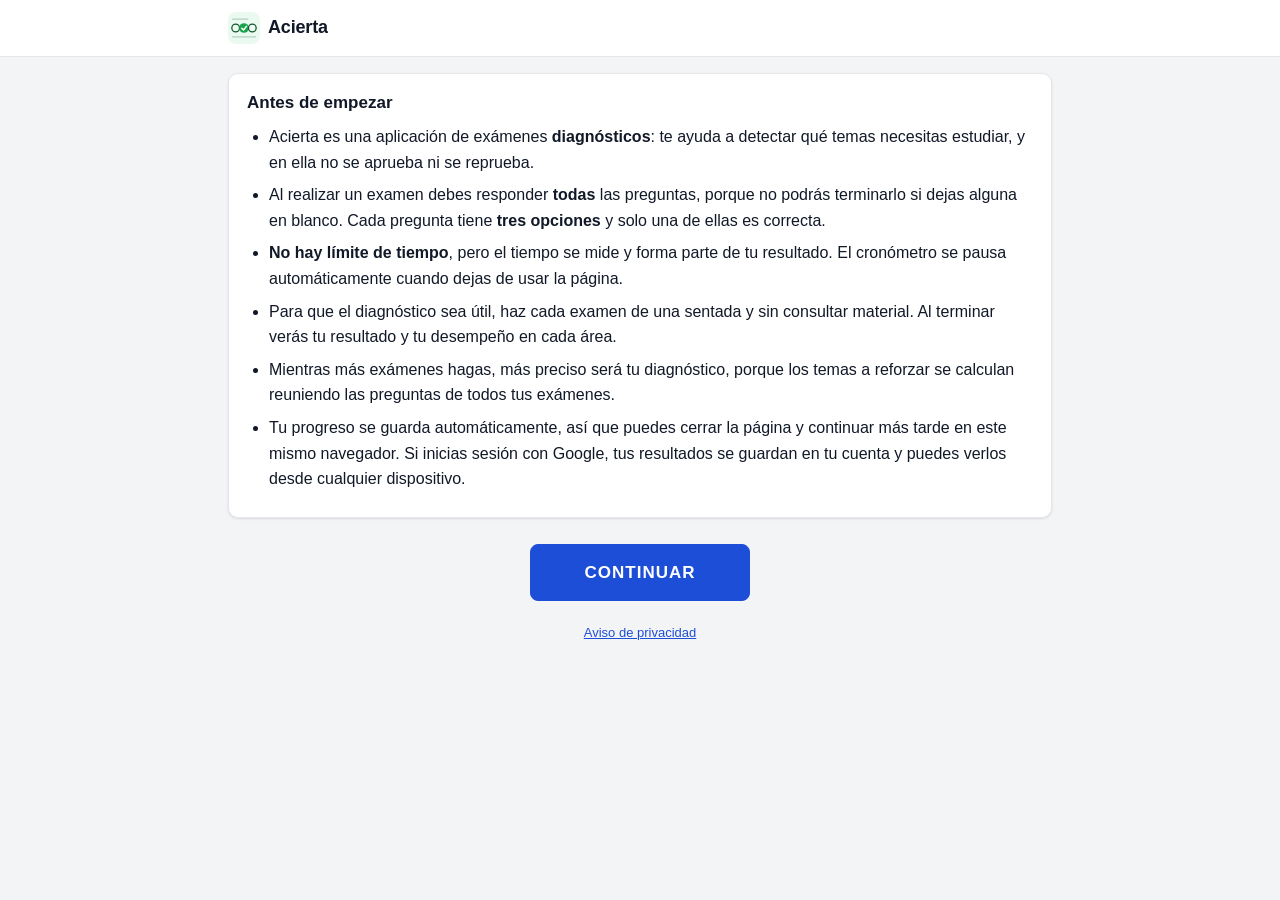
<file: web/index.html>
<!DOCTYPE html>
<html lang="es">
<head>
<meta charset="utf-8">
<meta name="viewport" content="width=device-width, initial-scale=1, viewport-fit=cover">
<meta name="theme-color" content="#1d4ed8">
<meta name="apple-mobile-web-app-capable" content="yes">
<meta name="mobile-web-app-capable" content="yes">
<meta name="apple-mobile-web-app-title" content="Acierta">
<meta name="apple-mobile-web-app-status-bar-style" content="default">
<link rel="manifest" href="manifest.webmanifest">
<link rel="icon" href="icons/icon.svg" type="image/svg+xml">
<link rel="apple-touch-icon" href="icons/apple-touch-icon.png">
<title>Acierta · Exámenes diagnósticos</title>
<link rel="stylesheet" href="styles.css?v=__BUILD__">
</head>
<body>
<!-- Misma barra que el panel; aquí con el ícono y el nombre de la app. -->
<header class="appbar">
  <div class="appbar-inner">
    <img class="appbar-logo" src="icons/icon.svg" alt="" width="32" height="32">
    <h1 class="appbar-title">Acierta</h1>
  </div>
</header>

<div class="wrap">
  <section class="card instructions">
    <h2>Antes de empezar</h2>
    <ul>
      <li>Acierta es una aplicación de exámenes <strong>diagnósticos</strong>: te ayuda a
          detectar qué temas necesitas estudiar, y en ella no se aprueba ni se reprueba.</li>
      <li>Al realizar un examen debes responder <strong>todas</strong> las preguntas, porque
          no podrás terminarlo si dejas alguna en blanco. Cada pregunta tiene
          <strong>tres opciones</strong> y solo una de ellas es correcta.</li>
      <li><strong>No hay límite de tiempo</strong>, pero el tiempo se mide y forma parte de
          tu resultado. El cronómetro se pausa automáticamente cuando dejas de usar la
          página.</li>
      <li>Para que el diagnóstico sea útil, haz cada examen de una sentada y sin consultar
          material. Al terminar verás tu resultado y tu desempeño en cada área.</li>
      <li>Mientras más exámenes hagas, más preciso será tu diagnóstico, porque los temas a
          reforzar se calculan reuniendo las preguntas de todos tus exámenes.</li>
      <li>Tu progreso se guarda automáticamente, así que puedes cerrar la página y continuar
          más tarde en este mismo navegador. Si inicias sesión con Google, tus resultados se
          guardan en tu cuenta y puedes verlos desde cualquier dispositivo.</li>
    </ul>
  </section>

  <div class="cta">
    <a class="btn primary big" href="panel.html" id="btn-continuar">CONTINUAR</a>
  </div>

  <p class="small muted center-text"><a href="privacidad.html">Aviso de privacidad</a></p>
</div>

<script type="module">
  // Carga anticipada: mientras se leen las instrucciones se trae el catálogo y el
  // historial. El historial queda en caché y el panel lo pinta al instante. El inicio de
  // sesión (y su renovación) está en el panel: aquí no se muestra nada de Google.
  import * as Storage from "./js/data/storage.js?v=__BUILD__";
  fetch("data/exams.json", { cache: "no-cache" }).catch(() => {});
  Storage.init();
</script>
</body>
</html>
</file>
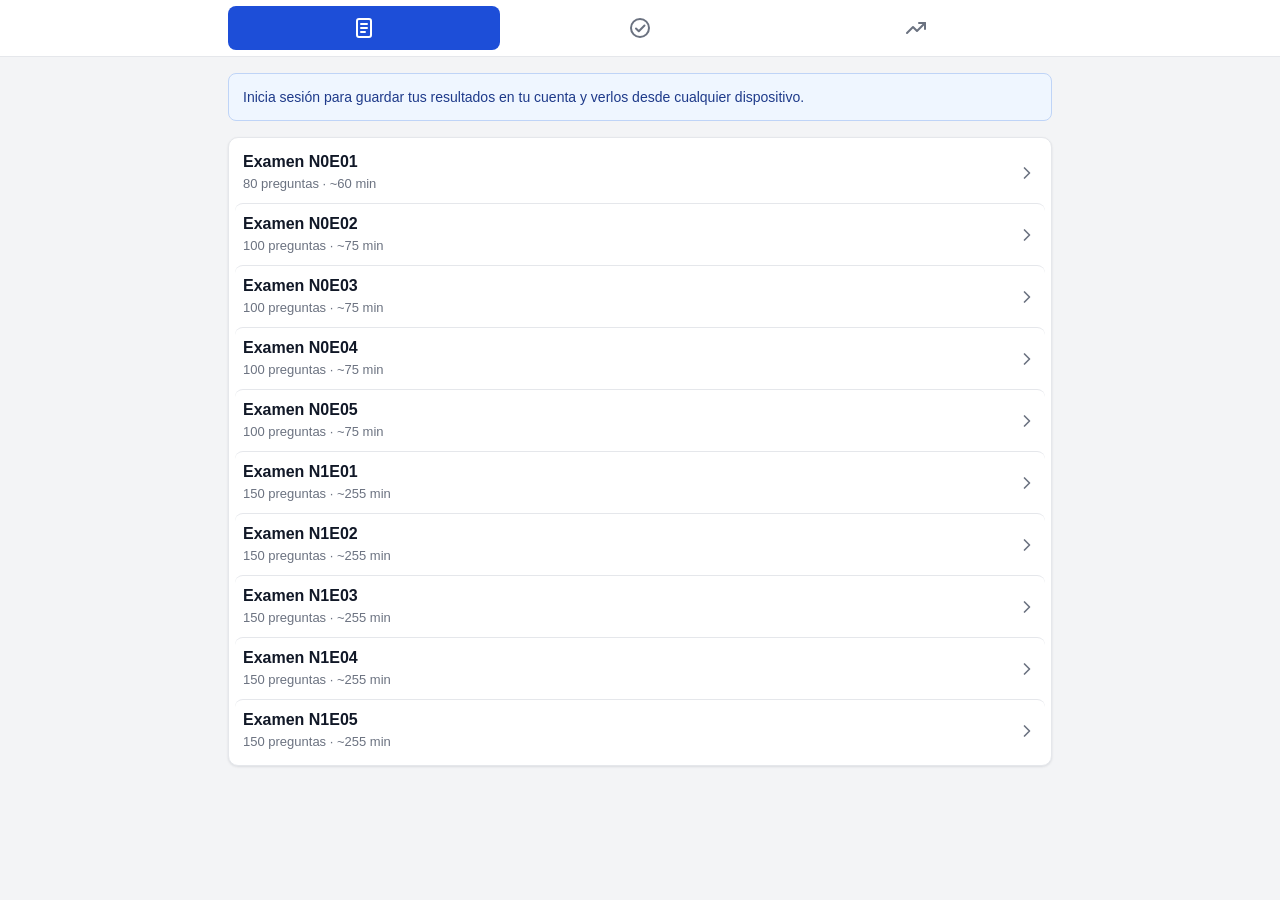
<file: web/panel.html>
<!DOCTYPE html>
<html lang="es">
<head>
<meta charset="utf-8">
<meta name="viewport" content="width=device-width, initial-scale=1, viewport-fit=cover">
<meta name="theme-color" content="#1d4ed8">
<meta name="apple-mobile-web-app-capable" content="yes">
<meta name="mobile-web-app-capable" content="yes">
<meta name="apple-mobile-web-app-title" content="Acierta">
<meta name="apple-mobile-web-app-status-bar-style" content="default">
<link rel="manifest" href="manifest.webmanifest">
<link rel="icon" href="icons/icon.svg" type="image/svg+xml">
<link rel="apple-touch-icon" href="icons/apple-touch-icon.png">
<title>Mis exámenes · Acierta</title>
<link rel="stylesheet" href="styles.css?v=__BUILD__">
</head>
<body class="app is-loading">
<!-- ======================================================== barras fijas -->
<!-- Misma barra en todas las pantallas: pestañas en el panel; ← y título en las demás. -->
<header class="appbar" id="tabbar">
  <div class="appbar-inner">
    <nav class="tabs" role="tablist" aria-label="Secciones">
      <a role="tab" id="tab-examenes" href="#examenes" aria-controls="panel-examenes" aria-selected="true" title="Exámenes">
        <svg class="ic" viewBox="0 0 24 24" aria-hidden="true"><rect x="5" y="3" width="14" height="18" rx="2"/><path d="M9 8h6M9 12h6M9 16h4"/></svg>
        <span class="sr-only">Exámenes</span>
      </a>
      <a role="tab" id="tab-completados" href="#completados" aria-controls="panel-completados" aria-selected="false" title="Completados">
        <svg class="ic" viewBox="0 0 24 24" aria-hidden="true"><circle cx="12" cy="12" r="9"/><path d="m8 12.5 2.8 2.8L16.5 9.5"/></svg>
        <span class="sr-only">Completados</span>
      </a>
      <a role="tab" id="tab-progreso" href="#progreso" aria-controls="panel-progreso" aria-selected="false" title="Mi progreso">
        <svg class="ic" viewBox="0 0 24 24" aria-hidden="true"><path d="M3 17l6-6 4 4 8-8"/><path d="M15 7h6v6"/></svg>
        <span class="sr-only">Mi progreso</span>
      </a>
    </nav>
  </div>
</header>

<header class="appbar hidden" id="topbar">
  <div class="appbar-inner">
    <button type="button" class="icon-btn ghost" id="topbar-back" data-goto="examenes"
            aria-label="Volver a mis exámenes" title="Volver a mis exámenes">
      <svg class="ic" viewBox="0 0 24 24" aria-hidden="true"><path d="M19 12H5M12 19l-7-7 7-7"/></svg>
    </button>
    <h1 class="appbar-title" id="topbar-title"></h1>
    <button type="button" class="icon-btn ghost" id="topbar-restart"
            aria-label="Comenzar de nuevo" title="Comenzar de nuevo">
      <svg class="ic" viewBox="0 0 24 24" aria-hidden="true"><path d="M3.5 12a8.5 8.5 0 1 0 2.6-6.1L3.5 8.5"/><path d="M3.5 3.5v5h5"/></svg>
    </button>
    <span class="progress-text" id="progress-text">0/0</span>
    <span class="timer" id="timer" aria-live="off" aria-label="Tiempo transcurrido">00:00</span>
  </div>
  <div class="progress-bar" id="progress-bar" role="progressbar"
       aria-label="Preguntas respondidas" aria-valuemin="0" aria-valuenow="0" aria-valuemax="0">
    <div id="progress-fill"></div>
  </div>
</header>

<div class="wrap">

<!-- =============================================================== PANEL -->
<div id="screen-panel">
  <h1 class="sr-only">Acierta</h1>

  <div class="loading" id="panel-loading" role="status" aria-live="polite">
    <span class="spinner" aria-hidden="true"></span>
    <span>Cargando tus exámenes…</span>
  </div>

  <p class="sync hidden" id="sync" role="status" aria-live="polite">
    <span class="spinner small" aria-hidden="true"></span> Actualizando tu historial…
  </p>

  <!-- Sin sesión: aviso con el botón de Google. Con sesión desaparece y la cuenta va al pie. -->
  <div class="alert hidden" id="account-note" role="status">
    <p id="account-note-text"></p>
    <div id="signin"></div>
  </div>

  <div class="alert warn hidden" id="storage-warning" role="alert">
    No se pudo guardar el progreso en este navegador. Puedes hacer el examen, pero si
    cierras la página se perderá.
  </div>

  <section id="panel-examenes" role="tabpanel" aria-labelledby="tab-examenes">
    <div id="exam-list" class="list"></div>
  </section>

  <section id="panel-completados" role="tabpanel" aria-labelledby="tab-completados" class="hidden">
    <div id="done-list" class="list"></div>
  </section>

  <section id="panel-progreso" role="tabpanel" aria-labelledby="tab-progreso" class="hidden">
  <!-- ========================================================= sin datos -->
  <div id="empty" class="card hidden">
    <h2>Aún no hay intentos registrados</h2>
    <p>Cuando termines tu primer examen, aquí verás tu evolución y los temas donde conviene
       poner más atención.</p>
    <p class="small muted" id="empty-note"></p>
    <p><a class="btn primary" href="#examenes" data-goto="examenes">Hacer un examen</a></p>
  </div>

  <!-- ========================================================= contenido -->
  <div id="content" class="hidden">

    <section class="card">
      <div class="kpis scores" id="scores"></div>
      <h2>Tu avance <span class="sub">· % de aciertos por fecha</span></h2>
      <div id="chart-evolution"></div>
    </section>

    <section class="card">
      <div class="kpis" id="kpis"></div>
    </section>

    <section class="card">
      <h2>Rendimiento por área</h2>
      <div id="chart-areas"></div>
    </section>

    <a class="card nav-card" href="#reporte">
      <span>
        <strong>Reporte detallado</strong>
        <span class="small muted">Temas a reforzar y evolución por examen</span>
      </span>
      <svg class="ic" viewBox="0 0 24 24" aria-hidden="true"><path d="M9 6l6 6-6 6"/></svg>
    </a>
  </div>

  </section>
</div>

<!-- ============================================================== EXAMEN -->
<div id="screen-examen" class="hidden">
  <div class="alert hidden" id="exam-alert" role="alert" aria-live="assertive"></div>

  <div id="questions"></div>

  <!-- Solo una línea separa el final del examen del botón. -->
  <div class="finish-bar" id="finish-card">
    <button class="primary" id="btn-terminar">Terminar examen</button>
  </div>
</div>

<!-- ============================================================= REPORTE -->
<div id="screen-reporte" class="hidden">
  <div id="report-empty" class="card hidden">
    <p>Aún no hay intentos registrados.</p>
  </div>
  <div id="report">
    <div class="card filters">
      <label>Examen
        <select id="f-exam" aria-label="Filtrar por examen"></select>
      </label>
      <label>Área
        <select id="f-area" aria-label="Filtrar por área"></select>
      </label>
      <label class="switch">
        <input type="checkbox" id="f-repeats">
        Incluir repeticiones
      </label>
    </div>

    <div class="alert warn hidden" id="repeat-warning">
      Incluyendo repeticiones. Los intentos repetidos del mismo examen pueden reflejar
      memorización además de aprendizaje.
    </div>

    <section class="card">
      <h2>Temas a reforzar</h2>
      <p class="small muted">
        Los temas se agregan <strong>cruzando los exámenes</strong>: es la única forma de
        reunir muestra suficiente. La columna <em>Confianza</em> indica cuánto te puedes fiar
        del porcentaje según el número de preguntas vistas.
      </p>

      <div id="recommend"></div>

      <div class="tbl-scroll">
        <table>
          <thead>
            <tr>
              <th>Tema</th><th>Área</th><th>Aciertos</th><th>%</th>
              <th class="opt-col">Observaciones</th><th class="opt-col">Tendencia</th><th>Confianza</th>
            </tr>
          </thead>
          <tbody id="topics-body"></tbody>
        </table>
      </div>

      <details style="margin-top:16px">
        <summary>Temas con muestra insuficiente (<span id="topics-low-count">0</span>)</summary>
        <p class="small muted">
          Menos de 3 preguntas vistas. Un fallo aquí puede ser un descuido; no se usan para
          recomendar estudio.
        </p>
        <div class="tbl-scroll">
          <table>
            <thead><tr><th>Tema</th><th>Área</th><th>Aciertos</th><th>%</th></tr></thead>
            <tbody id="topics-low"></tbody>
          </table>
        </div>
      </details>
    </section>

    <section class="card">
      <h2>Evolución por examen</h2>
      <div class="legend" id="evolution-legend"></div>
      <div id="chart-exams"></div>
    </section>

    <section class="card">
      <h2>Exámenes hechos</h2>
      <p class="small muted" id="exam-breakdown"></p>
    </section>

  </div>
</div>

<!-- ========================================================== RESULTADOS -->
<div id="screen-resultados" class="hidden">
  <section class="card result-head" id="result-head"></section>

  <section class="card">
    <h2>Resultado por área</h2>
    <div id="area-results"></div>
  </section>

  <section class="card">
    <div class="card-head">
      <h2>Cadena de respuestas</h2>
      <button type="button" class="icon-btn ghost" id="btn-copy-answers" aria-label="Copiar cadena" title="Copiar cadena">
        <svg class="ic" viewBox="0 0 24 24" aria-hidden="true"><rect x="8" y="8" width="13" height="13" rx="2"/><path d="M16 8V5a2 2 0 0 0-2-2H5a2 2 0 0 0-2 2v9a2 2 0 0 0 2 2h3"/></svg>
      </button>
    </div>
    <div class="answer-string" id="answer-string"></div>
  </section>
</div>

</div>

<!-- Pie del panel: espejo de la barra fija, al final de la página y solo con la línea. -->
<footer class="appfooter" id="appfooter">
  <div class="appfooter-inner">
    <div class="account" id="account"></div>
  </div>
</footer>

<!-- Confirmación propia (no confirm() del navegador), con el estilo de la app. -->
<dialog class="dialog" id="confirm-dialog" aria-labelledby="confirm-title" aria-describedby="confirm-text">
  <form method="dialog">
    <h2 id="confirm-title"></h2>
    <p id="confirm-text"></p>
    <div class="dialog-actions">
      <button value="cancel">Cancelar</button>
      <button value="ok" class="primary" id="confirm-ok"></button>
    </div>
  </form>
</dialog>

<div class="busy hidden" id="busy" role="status" aria-live="assertive" aria-busy="false">
  <div class="busy-box">
    <span class="spinner" aria-hidden="true"></span>
    <span id="busy-text">Cargando…</span>
  </div>
</div>

<script>
  // Rescate: si un script no llega (red inestable) o la carga se alarga demasiado, se
  // ofrece reintentar en lugar de dejar «Cargando…» para siempre.
  (function () {
    function offerRetry(msg) {
      var box = document.getElementById("panel-loading");
      if (!box || !document.body.classList.contains("is-loading")) return;
      box.innerHTML = '<div class="retry"><p>' + msg + '</p>' +
        '<button class="primary" type="button" onclick="location.reload()">Reintentar</button></div>';
    }
    document.addEventListener("error", function (ev) {
      if (ev.target && ev.target.tagName === "SCRIPT") offerRetry("No se pudo cargar la aplicación. Revisa tu conexión e inténtalo de nuevo.");
    }, true);
    setTimeout(function () {
      offerRetry("La carga está tardando más de lo normal.");
    }, 20000);
  })();
</script>
<!-- Módulos ES: main.js importa el resto. Todo import lleva ?v=__BUILD__ (D-15). -->
<script type="module" src="js/main.js?v=__BUILD__"></script>
</body>
</html>
</file>
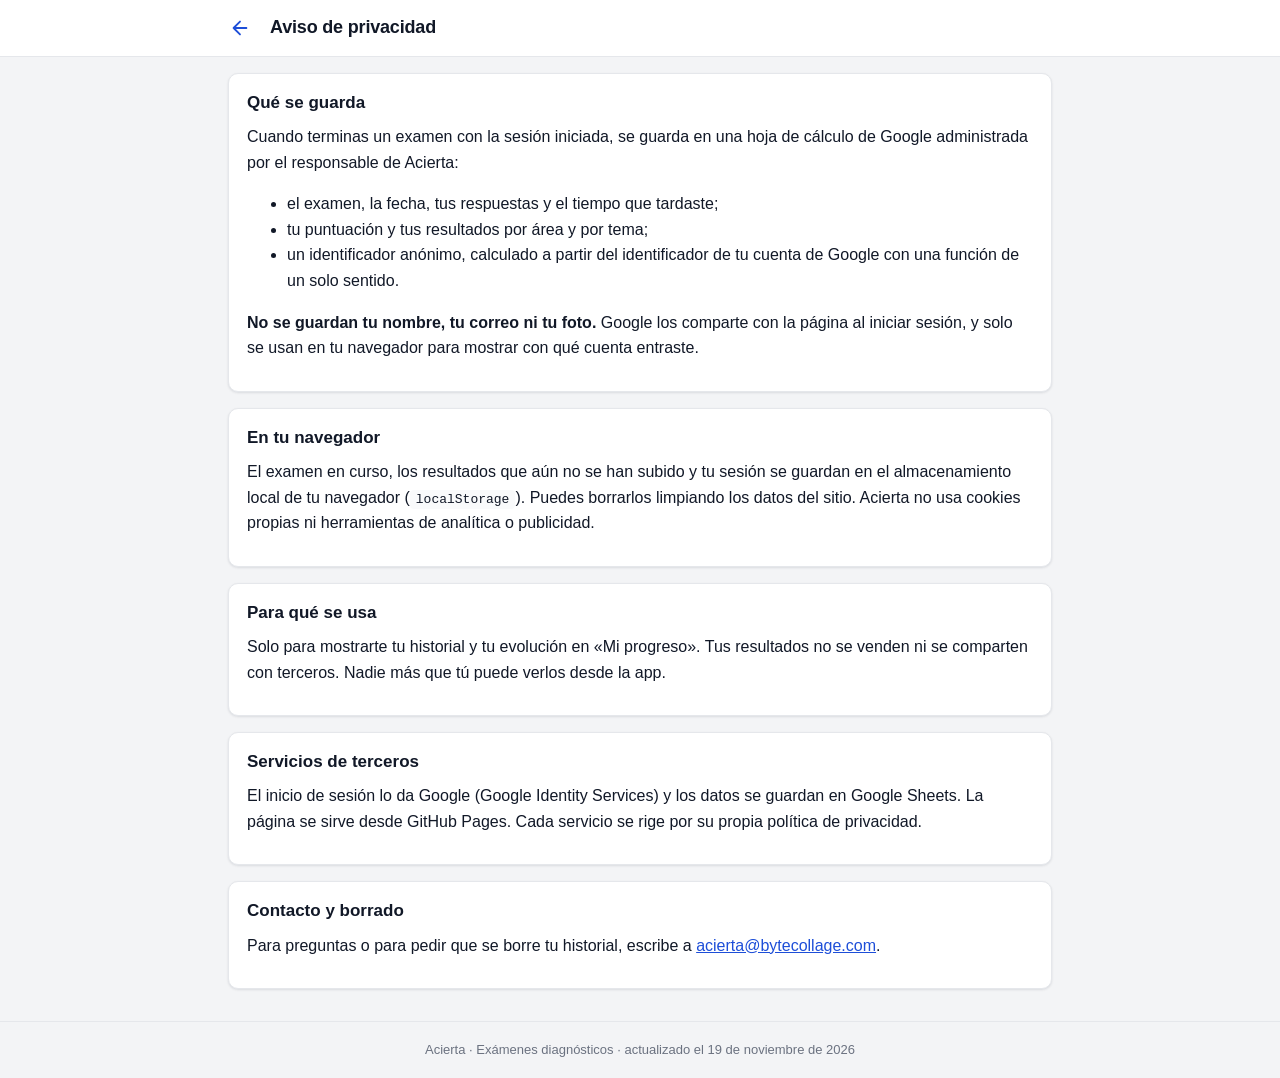
<file: web/privacidad.html>
<!DOCTYPE html>
<html lang="es">
<head>
<meta charset="utf-8">
<meta name="viewport" content="width=device-width, initial-scale=1, viewport-fit=cover">
<title>Privacidad · Acierta</title>
<link rel="stylesheet" href="styles.css?v=__BUILD__">
</head>
<body class="app" data-screen="privacidad">
<!-- Misma barra que el resto de la app: ← vuelve a la bienvenida. -->
<header class="appbar">
  <div class="appbar-inner">
    <a class="btn icon-btn ghost" href="index.html" aria-label="Volver a Acierta" title="Volver a Acierta">
      <svg class="ic" viewBox="0 0 24 24" aria-hidden="true"><path d="M19 12H5M12 19l-7-7 7-7"/></svg>
    </a>
    <h1 class="appbar-title">Aviso de privacidad</h1>
  </div>
</header>

<div class="wrap">

  <section class="card">
    <h2>Qué se guarda</h2>
    <p>Cuando terminas un examen con la sesión iniciada, se guarda en una hoja de cálculo de
       Google administrada por el responsable de Acierta:</p>
    <ul>
      <li>el examen, la fecha, tus respuestas y el tiempo que tardaste;</li>
      <li>tu puntuación y tus resultados por área y por tema;</li>
      <li>un identificador anónimo, calculado a partir del identificador de tu cuenta de
          Google con una función de un solo sentido.</li>
    </ul>
    <p><strong>No se guardan tu nombre, tu correo ni tu foto.</strong> Google los comparte con
       la página al iniciar sesión, y solo se usan en tu navegador para mostrar con qué
       cuenta entraste.</p>
  </section>

  <section class="card">
    <h2>En tu navegador</h2>
    <p>El examen en curso, los resultados que aún no se han subido y tu sesión se guardan en
       el almacenamiento local de tu navegador (<code>localStorage</code>). Puedes borrarlos
       limpiando los datos del sitio. Acierta no usa cookies propias ni herramientas de
       analítica o publicidad.</p>
  </section>

  <section class="card">
    <h2>Para qué se usa</h2>
    <p>Solo para mostrarte tu historial y tu evolución en «Mi progreso». Tus resultados no
       se venden ni se comparten con terceros. Nadie más que tú puede verlos desde la app.</p>
  </section>

  <section class="card">
    <h2>Servicios de terceros</h2>
    <p>El inicio de sesión lo da Google (Google Identity Services) y los datos se guardan en
       Google Sheets. La página se sirve desde GitHub Pages. Cada servicio se rige por su
       propia política de privacidad.</p>
  </section>

  <section class="card">
    <h2>Contacto y borrado</h2>
    <p>Para preguntas o para pedir que se borre tu historial, escribe a
       <a href="mailto:acierta@bytecollage.com">acierta@bytecollage.com</a>.</p>
  </section>
</div>

<!-- Pie: misma línea que el panel. -->
<footer class="appfooter">
  <div class="appfooter-inner">
    <p class="appfooter-note">Acierta · Exámenes diagnósticos · actualizado el 19 de noviembre de 2026</p>
  </div>
</footer>
</body>
</html>
</file>
<file: web/styles.css>
:root {
  --bg: #f3f4f6;
  --surface: #ffffff;
  --surface-2: #f9fafb;
  --ink: #111827;
  --muted: #6b7280;
  --line: #e5e7eb;
  --accent: #1d4ed8;
  --accent-soft: #eff6ff;
  --ok-bg: #e7f6ec;
  --ok-line: #95d5ab;
  --ok-ink: #12622f;
  --bad-bg: #fdeceb;
  --bad-line: #f0a9a4;
  --bad-ink: #9b1c16;
  --warn-bg: #fff8e6;
  --warn-line: #e6c34d;
  --warn-ink: #6b4a08;
  --radius: 10px;      /* tarjetas y bloques */
  --radius-sm: 8px;    /* controles y elementos dentro de una tarjeta */
  /* Escala tipográfica: no usar otros tamaños. */
  --fs-xs: 12px;       /* etiquetas en mayúsculas, chips, ejes */
  --fs-sm: 13px;       /* datos secundarios, leyendas */
  --fs-md: 14px;       /* tablas, barras, avisos, cuenta */
  --fs-title: 17px;    /* títulos de tarjeta y de sección */
  --fs-bar: 18px;      /* título de la barra fija */
  --fs-stat: 26px;     /* cifras de las tarjetas de datos */
  --gap: 16px;         /* separación entre tarjetas */
  --pad: 18px;         /* relleno de tarjeta */
  --shadow: 0 1px 3px rgba(17, 24, 39, .07), 0 1px 2px rgba(17, 24, 39, .04);
  --focus: 0 0 0 3px rgba(29, 78, 216, .35);
  --gutter: 18px;      /* margen lateral común a barras y contenido */
  --appbar-h: 56px;    /* alto de la barra fija, igual en todas las pantallas */
}

* { box-sizing: border-box; }

html { scroll-behavior: smooth; }
@media (prefers-reduced-motion: reduce) {
  html { scroll-behavior: auto; }
  *, *::before, *::after { animation-duration: .01ms !important; transition-duration: .01ms !important; }
}

html { -webkit-text-size-adjust: 100%; text-size-adjust: 100%; }

body {
  margin: 0;
  -webkit-tap-highlight-color: rgba(29, 78, 216, .12);
  background: var(--bg);
  color: var(--ink);
  font: 16px/1.6 -apple-system, BlinkMacSystemFont, "Segoe UI", Roboto, Helvetica, Arial, sans-serif;
  -webkit-font-smoothing: antialiased;
}

.wrap {
  max-width: 860px; margin: 0 auto; overflow-x: clip;
  padding: 16px max(var(--gutter), env(safe-area-inset-right)) calc(80px + env(safe-area-inset-bottom)) max(var(--gutter), env(safe-area-inset-left));
}
.wrap.wide { max-width: 1060px; }

:focus-visible { outline: none; box-shadow: var(--focus); border-radius: 4px; }

h1 { font-size: 26px; margin: 0 0 6px; letter-spacing: -.01em; }
h2 { font-size: var(--fs-title); line-height: 1.3; margin: 0 0 10px; }
h2 .sub { font-size: var(--fs-sm); font-weight: 400; color: var(--muted); }
h3 { font-size: 16px; margin: 0 0 8px; }
p { margin: 0 0 12px; }
a { color: var(--accent); }


.card {
  background: var(--surface);
  border: 1px solid var(--line);
  border-radius: var(--radius);
  box-shadow: var(--shadow);
  padding: var(--pad);
  margin-bottom: var(--gap);
}

.muted { color: var(--muted); }
.sr-only { position: absolute; width: 1px; height: 1px; padding: 0; margin: -1px; overflow: hidden;
           clip: rect(0 0 0 0); white-space: nowrap; border: 0; }
p, li, td, legend, h1, h2, h3 { overflow-wrap: break-word; }
.small { font-size: var(--fs-sm); }
.hidden { display: none !important; }

/* ---------------------------------------------------------------- botones */
button, .btn {
  font: inherit;
  font-weight: 600;
  border-radius: var(--radius-sm);
  border: 1px solid var(--line);
  background: var(--surface);
  color: var(--ink);
  padding: 10px 18px;
  cursor: pointer;
  min-height: 44px;
  text-decoration: none;
  touch-action: manipulation;
  display: inline-flex;
  align-items: center;
  justify-content: center;
  gap: 8px;
}
button:hover, .btn:hover { background: var(--surface-2); }
button.primary, .btn.primary { background: var(--accent); border-color: var(--accent); color: #fff; }
button.primary:hover, .btn.primary:hover { background: #1a44b8; }
button:disabled, .btn.disabled { opacity: .5; cursor: not-allowed; pointer-events: none; }
.btn-row { display: flex; gap: 10px; flex-wrap: wrap; }

.ic { width: 22px; height: 22px; flex: none; fill: none; stroke: currentColor; stroke-width: 2;
      stroke-linecap: round; stroke-linejoin: round; }
.icon-btn { width: 44px; height: 44px; min-height: 44px; padding: 0; border-radius: 99px; flex: none; }
.icon-btn.primary .ic path[fill] { stroke: none; }
.icon-btn.ghost { border-color: transparent; background: none; color: var(--accent); }
.icon-btn.ghost:hover { background: var(--accent-soft); }

/* ------------------------------------------------------------ instrucciones */
.instructions ul { margin: 0; padding-left: 22px; }
.instructions li { margin-bottom: 7px; }

/* --------------------------------------------------------- lista de examenes */
.list { background: var(--surface); border: 1px solid var(--line); border-radius: var(--radius);
        box-shadow: var(--shadow); padding: 4px 6px; }
.exam-row { display: flex; align-items: center; gap: 10px; padding: 10px 8px; border-radius: var(--radius-sm); }
.exam-row + .exam-row { border-top: 1px solid var(--line); }
/* La fila entera es el enlace: sin botones, con un chevron que indica que se abre. */
a.exam-row { color: inherit; text-decoration: none; cursor: pointer; touch-action: manipulation; }
a.exam-row:hover { background: var(--surface-2); }
a.exam-row.is-active:hover { background: #e3edfd; }
.row-chevron { color: var(--muted); width: 20px; height: 20px; }
.exam-row.is-active { background: var(--accent-soft); border: 1px solid #bfd4f7; margin: 4px 0; }
.exam-row.is-active + .exam-row { border-top-color: transparent; }
.exam-info { flex: 1; min-width: 0; }
.exam-row h3 { font-size: 16px; margin: 0; line-height: 1.3; }
.row-sep { color: var(--muted); font-weight: 400; }
.row-pct { font-variant-numeric: tabular-nums; }
.exam-meta { color: var(--muted); font-size: var(--fs-sm); line-height: 1.4; margin-top: 2px; }
.exam-actions { display: flex; gap: 6px; flex: none; }
.mini-bar { height: 4px; background: #d6e2fa; border-radius: 99px; overflow: hidden; margin-top: 6px; }
.mini-bar > div { height: 100%; background: var(--accent); }

/* ------------------------------------------------------------- barra fija */
/* Una sola barra para todas las pantallas: mismo alto, fondo y márgenes que el contenido. */
.appbar {
  position: sticky; top: 0; z-index: 20;
  background: rgba(255, 255, 255, .97);
  backdrop-filter: blur(6px);
  border-bottom: 1px solid var(--line);
  padding: env(safe-area-inset-top) max(var(--gutter), env(safe-area-inset-right)) 0 max(var(--gutter), env(safe-area-inset-left));
}
/* El ancho útil coincide con el de .wrap (860 px menos sus márgenes laterales). */
.appbar-inner { max-width: calc(860px - 2 * var(--gutter)); margin: 0 auto; height: var(--appbar-h);
                display: flex; align-items: center; gap: 8px; }
.appbar-inner > .icon-btn:first-child { margin-left: -10px; }
/* El título ocupa solo su texto: el ↻ del examen va justo a su derecha. */
.appbar-title { flex: 0 1 auto; min-width: 0; margin: 0; font-size: var(--fs-bar); line-height: 1.2;
                white-space: nowrap; overflow: hidden; text-overflow: ellipsis; }
.appbar-inner > .progress-text { margin-left: auto; }
.progress-text { font-weight: 600; font-size: var(--fs-sm); white-space: nowrap; font-variant-numeric: tabular-nums; color: var(--muted); }
/* El progreso del examen es una línea en el borde inferior de la barra: no le suma alto. */
.progress-bar { position: absolute; left: 0; right: 0; bottom: -1px; height: 3px; background: transparent; }
.progress-bar > div { height: 100%; width: 0; background: var(--accent); transition: width .2s; }
.timer { font-variant-numeric: tabular-nums; font-weight: 600; font-size: var(--fs-md); white-space: nowrap; }
.timer.paused { color: var(--muted); }
.timer .dot { color: var(--ok-ink); }
.timer.paused .dot { color: var(--muted); }

/* ------------------------------------------------------------- preguntas */
.area-block { margin-bottom: 28px; scroll-margin-top: calc(var(--topbar-h, 0px) + 8px); }
.area-head { border-bottom: 1px solid var(--line); padding-bottom: 8px; margin-bottom: 12px; }
.area-head h2 { margin: 0; }
.area-head .count { font-size: var(--fs-sm); color: var(--muted); font-weight: 400; }

.stimulus-block {
  border: 1px solid var(--line); border-left: 4px solid var(--accent);
  border-radius: var(--radius); background: var(--accent-soft);
  padding: 4px 4px 4px 0; margin-bottom: var(--gap);
}
.stimulus {
  padding: 16px 18px; position: sticky; top: var(--topbar-h, 0px);
  background: var(--accent-soft); border-radius: var(--radius) var(--radius) 0 0; z-index: 5;
}
.stimulus .instr { font-weight: 600; font-size: var(--fs-sm); margin-bottom: 8px; }
.stimulus .text { white-space: pre-wrap; }
.stimulus-toggle { display: none; }
/* Pantalla alta: el texto sigue fijo, pero nunca ocupa más de la mitad; si es más largo se
   desplaza dentro de su recuadro y las preguntas quedan siempre a la vista debajo. El
   degradado del pie (pegado al borde inferior) avisa de que hay más texto; al llegar al
   final queda como margen inferior. */
@media (min-width: 641px) and (min-height: 601px) {
  .stimulus {
    max-height: 50dvh; overflow-y: auto; overscroll-behavior: contain;
    padding-bottom: 0;
  }
  .stimulus::after {
    content: ""; display: block; position: sticky; bottom: 0; height: 28px;
    background: linear-gradient(to bottom, transparent, var(--accent-soft) 85%);
    pointer-events: none;
  }
}
/* Pantalla baja o angosta (teléfono en vertical u horizontal): el texto se desplaza con la
   página, y «Ocultar texto» permite plegarlo. Fijo taparía las preguntas. */
@media (max-width: 640px), (max-height: 600px) {
  .stimulus { position: static; }
  .stimulus-toggle {
    display: inline-flex; margin: 0 0 8px 8px; font-size: var(--fs-sm);
    padding: 7px 12px; min-height: 38px;
  }
}
.stimulus-block .q { background: var(--surface); }

.q {
  border: 1px solid var(--line); border-radius: var(--radius);
  padding: 14px 16px; margin: 0 0 12px; min-width: 0;
  scroll-margin-top: calc(var(--topbar-h, 0px) + 8px);
}
.stimulus-block .q { margin: 0 0 8px 12px; }
.q.pending { border-color: var(--warn-line); background: var(--warn-bg); }
.q.is-wrong { border-color: var(--bad-line); box-shadow: inset 3px 0 0 var(--bad-line); }
/* La legend flota para que el navegador no la dibuje sobre el borde del fieldset. */
.q legend { font-weight: 600; padding: 0; float: left; width: 100%; margin-bottom: 10px; }
.q legend + * { clear: both; }
.q .num { color: var(--muted); font-weight: 700; margin-right: 6px; }
.q .topic { font-size: var(--fs-xs); color: var(--muted); margin: -6px 0 10px; }
.q.corrected .topic { color: var(--ink); }
fieldset { border: 0; margin: 0; padding: 0; min-width: 0; }

.opt { display: block; margin-bottom: 8px; }
.opt label {
  display: flex; gap: 10px; align-items: flex-start;
  border: 1px solid var(--line); border-radius: var(--radius-sm);
  padding: 11px 13px; cursor: pointer; min-height: 44px; background: var(--surface);
}
.opt label:hover { background: var(--surface-2); }
.opt input { margin: 4px 0 0; width: 18px; height: 18px; flex: none; accent-color: var(--accent); }
.opt .key { font-weight: 700; flex: none; }
.opt .txt { min-width: 0; overflow-wrap: anywhere; }
.opt .tag { margin-left: auto; font-size: var(--fs-xs); font-weight: 700; white-space: nowrap; padding-left: 10px; }
.opt.is-ok label { background: var(--ok-bg); border-color: var(--ok-line); }
.opt.is-ok .tag { color: var(--ok-ink); }
.opt.is-bad label { background: var(--bad-bg); border-color: var(--bad-line); }
.opt.is-bad .tag { color: var(--bad-ink); }
.opt input:disabled + .key { opacity: .75; }
.opt label:has(input:disabled) { cursor: default; }

/* ------------------------------------------------------------- mensajes */
.alert { border-radius: var(--radius-sm); padding: 12px 14px; margin-bottom: var(--gap); font-size: var(--fs-md); }
.alert.warn { background: var(--warn-bg); border: 1px solid var(--warn-line); color: var(--warn-ink); }
.alert.error { background: var(--bad-bg); border: 1px solid var(--bad-line); color: var(--bad-ink); }
.alert.info { background: var(--accent-soft); border: 1px solid #bfd4f7; color: #1e3a8a; }
#account-note { display: flex; align-items: center; justify-content: space-between; gap: 10px 12px; flex-wrap: wrap; }
#account-note p { margin: 0; flex: 1 1 220px; }
#signin:empty { display: none; }
.alert pre { white-space: pre-wrap; font-size: var(--fs-sm); margin: 8px 0 0; }

.toast {
  position: fixed; left: 50%; bottom: 24px; transform: translateX(-50%);
  background: var(--ink); color: #fff; padding: 11px 20px; border-radius: 99px;
  font-size: var(--fs-md); font-weight: 600; z-index: 100; box-shadow: var(--shadow);
}

/* ------------------------------------------------------------ resultados */
.finish-bar { border-top: 1px solid var(--line); padding-top: var(--gap); margin-top: var(--gap);
              display: flex; justify-content: center; }
.result-head { display: flex; align-items: center; gap: 10px; }
.card-head { display: flex; align-items: center; justify-content: space-between; gap: 10px; margin-bottom: 10px; }
.card-head h2 { margin: 0; }
/* Acción sin borde, como la ← de la barra: 44 px táctiles y el ícono alineado al borde
   del contenido; el margen negativo no pasa del espacio bajo el título. */
.card-head .icon-btn { margin: -10px -11px -10px 0; }


table { width: 100%; border-collapse: collapse; font-size: var(--fs-md); }
th, td { padding: 8px 10px; text-align: right; border-bottom: 1px solid var(--line); }
th { font-size: var(--fs-xs); text-transform: uppercase; letter-spacing: .05em; color: var(--muted); font-weight: 600; }
th:first-child, td:first-child { text-align: left; }
tbody tr:last-child td { border-bottom: none; }
.tbl-scroll { overflow-x: auto; }

.hbars { list-style: none; margin: 0; padding: 0; display: grid; gap: 6px; }
.hbar { position: relative; display: flex; align-items: center; justify-content: space-between; gap: 10px;
        min-height: 34px; padding: 6px 10px; border-radius: var(--radius-sm); background: var(--surface-2);
        border: 1px solid var(--line); overflow: hidden; font-size: var(--fs-md); }
.hbar-fill { position: absolute; inset: 0 auto 0 0; background: #cfdcfb; }
.hbar-label, .hbar-value { position: relative; line-height: 1.25; }
.hbar-label { font-weight: 600; min-width: 0; }
.hbar-value { white-space: nowrap; font-variant-numeric: tabular-nums; color: #1e3a8a; font-weight: 600; font-size: var(--fs-sm); }


details { border: 1px solid var(--line); border-radius: var(--radius-sm); padding: 12px 14px; margin-bottom: var(--gap); }
details summary { cursor: pointer; font-weight: 600; }
details[open] summary { margin-bottom: 12px; }

.chip { font-size: var(--fs-xs); padding: 2px 8px; border-radius: 99px; border: 1px solid var(--line); color: var(--muted); white-space: nowrap; }
.chip.low { background: var(--warn-bg); border-color: var(--warn-line); color: var(--warn-ink); }
.chip.mid { background: var(--surface-2); }
.chip.high { background: var(--ok-bg); border-color: var(--ok-line); color: var(--ok-ink); }

code { background: var(--surface-2); padding: 2px 6px; border-radius: 4px; font-size: var(--fs-sm); }
.answer-string {
  font-family: ui-monospace, SFMono-Regular, Menlo, monospace;
  font-size: var(--fs-md); word-break: break-all; line-height: 1.7;
  background: var(--surface-2); border: 1px solid var(--line);
  border-radius: var(--radius-sm); padding: 12px 14px; margin: 0;
}
.answer-string .mins { color: var(--accent); font-weight: 700; }

/* ------------------------------------------------------------- dashboard */
.scores { margin-bottom: var(--gap); }
.kpi.accent { background: var(--accent-soft); border-color: #d6e2fa; }
.kpi.accent .v { color: #1e3a8a; }
.kpi .of { font-size: var(--fs-md); font-weight: 600; color: var(--muted); margin-left: 2px; }
.point-label { fill: var(--ink); font-size: var(--fs-sm); font-weight: 700; }

.nav-card { display: flex; align-items: center; justify-content: space-between; gap: 12px;
            color: var(--ink); text-decoration: none; }
.nav-card > span { display: grid; gap: 2px; }
.nav-card strong { font-size: var(--fs-title); }
.nav-card .ic { color: var(--muted); }
.nav-card:hover { background: var(--surface-2); }
.card.filters { margin-bottom: var(--gap); }

/* Tarjeta de dato: etiqueta, cifra y nota. Las de puntaje son la variante .accent. */
.kpis { display: grid; grid-template-columns: repeat(auto-fit, minmax(170px, 1fr)); gap: 10px; }
.kpi { border: 1px solid var(--line); border-radius: var(--radius-sm); padding: 12px 14px; }
.kpi .l { font-size: var(--fs-xs); text-transform: uppercase; letter-spacing: .05em; color: var(--muted); margin-bottom: 4px; line-height: 1.3; }
.kpi .v { font-size: var(--fs-stat); font-weight: 700; line-height: 1.1; font-variant-numeric: tabular-nums; }
.kpi .s { font-size: var(--fs-sm); color: var(--muted); margin-top: 4px; line-height: 1.35; }

svg { display: block; width: 100%; overflow: visible; }
.legend { display: flex; gap: 16px; flex-wrap: wrap; font-size: var(--fs-sm); margin-bottom: 10px; }
.legend span { display: inline-flex; align-items: center; gap: 6px; }
.legend i { width: 11px; height: 11px; border-radius: 3px; display: inline-block; }
.grid-line { stroke: var(--line); stroke-width: 1; }
.axis-text { fill: var(--muted); font-size: var(--fs-xs); }
.ref-line { stroke: var(--warn-line); stroke-width: 1.5; stroke-dasharray: 5 4; }

/* Filtros: Examen y Área lado a lado (etiqueta arriba) y el interruptor debajo. */
.filters { display: grid; grid-template-columns: repeat(2, minmax(0, 1fr)); gap: 12px;
           font-size: var(--fs-md); }
.filters .switch { grid-column: 1 / -1; }
.filters select { width: 100%; }
/* Flecha propia: la nativa queda pegada al borde y cambia según el navegador. */
select {
  font: inherit; font-size: 16px; padding: 8px 40px 8px 12px; border-radius: var(--radius-sm);
  border: 1px solid var(--line); color: var(--ink); min-height: 44px; max-width: 100%;
  -webkit-appearance: none; appearance: none; cursor: pointer;
  background: var(--surface) url("data:image/svg+xml,%3Csvg xmlns='http://www.w3.org/2000/svg' viewBox='0 0 24 24' fill='none' stroke='%236b7280' stroke-width='2' stroke-linecap='round' stroke-linejoin='round'%3E%3Cpath d='m6 9 6 6 6-6'/%3E%3C/svg%3E") no-repeat right 12px center / 18px 18px;
}
.filters label:not(.switch) { display: flex; flex-direction: column; gap: 4px; min-width: 0; }
.switch { display: inline-flex; align-items: center; gap: 8px; cursor: pointer; }

/* ------------------------------------------------------------ bienvenida */
.cta { display: flex; justify-content: center; margin: 26px 0 22px; }
.btn.big { font-size: 17px; letter-spacing: .06em; padding: 14px 40px; min-height: 52px; min-width: 220px; }
.center-text { text-align: center; }
.appbar-logo { flex: none; border-radius: var(--radius-sm); }

/* ----------------------------------------------------------------- panel */
/* El panel ocupa al menos todo el alto: el pie queda abajo aunque haya poco contenido. */
body.app { display: flex; flex-direction: column; min-height: 100vh; min-height: 100dvh; }
body.app .wrap { flex: 1 0 auto; width: 100%; }
body.app[data-screen="panel"] .wrap,
body.app[data-screen="reporte"] .wrap,
body.app[data-screen="privacidad"] .wrap { padding-bottom: var(--gap); }

/* Pie: misma línea, alto y márgenes que la barra fija de arriba, sin fondo. */
.appfooter {
  border-top: 1px solid var(--line);
  padding: 0 max(var(--gutter), env(safe-area-inset-right)) env(safe-area-inset-bottom) max(var(--gutter), env(safe-area-inset-left));
}
.appfooter-inner { max-width: calc(860px - 2 * var(--gutter)); margin: 0 auto; height: var(--appbar-h);
                   display: flex; align-items: center; justify-content: center; }
/* Sin sesión el pie no tiene nada que mostrar: el botón de Google está en el aviso de arriba. */
.appfooter:has(.account:empty) { display: none; }
.appfooter-note { margin: 0; font-size: var(--fs-sm); color: var(--muted); text-align: center; line-height: 1.4; }
.appfooter .account { margin: 0; min-height: 0; flex-wrap: nowrap; min-width: 0; }
.appfooter .account-name { min-width: 0; overflow: hidden; text-overflow: ellipsis; white-space: nowrap; }
.appfooter .link-btn { white-space: nowrap; flex: none; }

.tabs { flex: 1; display: grid; grid-template-columns: repeat(3, minmax(0, 1fr)); gap: 4px; }
.tabs a {
  display: flex; align-items: center; justify-content: center;
  height: 44px; border-radius: var(--radius-sm); color: var(--muted); text-decoration: none;
  touch-action: manipulation;
}
.tabs a .ic { width: 24px; height: 24px; }
.tabs a:hover { background: var(--surface-2); color: var(--ink); }
.tabs a.active { background: var(--accent); color: #fff; }

.empty-state { text-align: center; padding: 30px 20px; }


/* --------------------------------------------------------------- diálogo */
.dialog { border: 1px solid var(--line); border-radius: var(--radius); padding: var(--pad);
          width: min(400px, calc(100% - 2 * var(--gutter))); box-shadow: 0 8px 30px rgba(17, 24, 39, .18);
          color: var(--ink); background: var(--surface); }
.dialog::backdrop { background: rgba(17, 24, 39, .35); }
.dialog p { color: var(--muted); font-size: var(--fs-md); }
.dialog-actions { display: flex; gap: 10px; justify-content: flex-end; flex-wrap: wrap; margin-top: 16px; }

/* ----------------------------------------------------------------- carga */
.spinner {
  display: inline-block; width: 22px; height: 22px; flex: none;
  border: 3px solid var(--line); border-top-color: var(--accent); border-radius: 50%;
  animation: spin .8s linear infinite;
}
.spinner.small { width: 14px; height: 14px; border-width: 2px; vertical-align: -2px; }
@keyframes spin { to { transform: rotate(360deg); } }
@media (prefers-reduced-motion: reduce) { .spinner { animation-duration: 2s !important; } }

.loading { display: none; align-items: center; justify-content: center; gap: 12px;
           padding: 48px 16px; color: var(--muted); font-weight: 600; }
.is-loading .loading { display: flex; }
.is-loading [role="tabpanel"] { display: none !important; }
.retry { display: grid; justify-items: center; gap: 12px; text-align: center; font-weight: 400; color: var(--ink); }
.retry p { margin: 0; max-width: 36ch; }

.sync { display: flex; align-items: center; gap: 8px; justify-content: center;
        font-size: var(--fs-sm); color: var(--muted); margin: -4px 0 12px; }

.busy { position: fixed; inset: 0; z-index: 200; display: flex; align-items: center; justify-content: center;
        background: rgba(243, 244, 246, .72); backdrop-filter: blur(2px); padding: 16px; }
.busy-box { display: flex; align-items: center; gap: 12px; background: var(--surface);
            border: 1px solid var(--line); border-radius: var(--radius); box-shadow: 0 8px 30px rgba(17, 24, 39, .12);
            padding: 16px 22px; font-weight: 600; max-width: 100%; }

/* ---------------------------------------------------------------- movil */
@media (max-width: 640px) {
  :root { --gutter: 10px; --gap: 12px; --pad: 14px 12px; --fs-stat: 22px; }
  .btn.big { width: 100%; }
  .btn-row > .btn, .btn-row > button { flex: 1 1 140px; }
  .opt-col { display: none; }
  .kpis { grid-template-columns: repeat(2, minmax(0, 1fr)); gap: 8px; }
  .kpi { padding: 10px 12px; }
  th, td { padding: 7px 6px; }
  .toast { bottom: calc(24px + env(safe-area-inset-bottom)); max-width: calc(100% - 32px); text-align: center; }
  body { font-size: 15px; }
  .wrap { padding-top: 12px; padding-bottom: calc(60px + env(safe-area-inset-bottom)); }
  .list { padding: 2px 4px; }
  .exam-row { padding: 9px 6px; gap: 8px; }
  .exam-actions { gap: 4px; }
  h1 { font-size: 22px; }
  .q { padding: 12px 10px; margin-bottom: 10px; }
  .opt { margin-bottom: 6px; }
  .opt label { padding: 9px 10px; gap: 8px; }
  .stimulus-block { padding: 4px 0; border-left-width: 3px; }
  .stimulus { padding: 12px; }
  .stimulus-block .q { margin: 0 6px 6px; }
  .area-block { margin-bottom: 20px; }
  details { padding: 10px 12px; }
}

@media (max-width: 360px) {
  .hbar { font-size: var(--fs-sm); padding: 6px 8px; }
}

/* --------------------------------------------------------------- imprimir */
@media print {
  body { background: #fff; }
  .appbar, .appfooter, .btn-row, button { display: none !important; }
  .card, .q, .area-block { break-inside: avoid; box-shadow: none; }
  .wrap { max-width: none; padding: 0; }
}

/* ---------------------------------------------------------------- cuenta */
.account { display: flex; align-items: center; justify-content: flex-end; gap: 10px;
           min-height: 32px; margin-bottom: 8px; flex-wrap: wrap; }
.account:empty { display: none; }
.account-name { color: var(--muted); font-size: var(--fs-md); }
.link-btn { background: none; border: 0; padding: 0; color: inherit; text-decoration: underline;
            cursor: pointer; font: inherit; font-size: var(--fs-md); }
</file>
